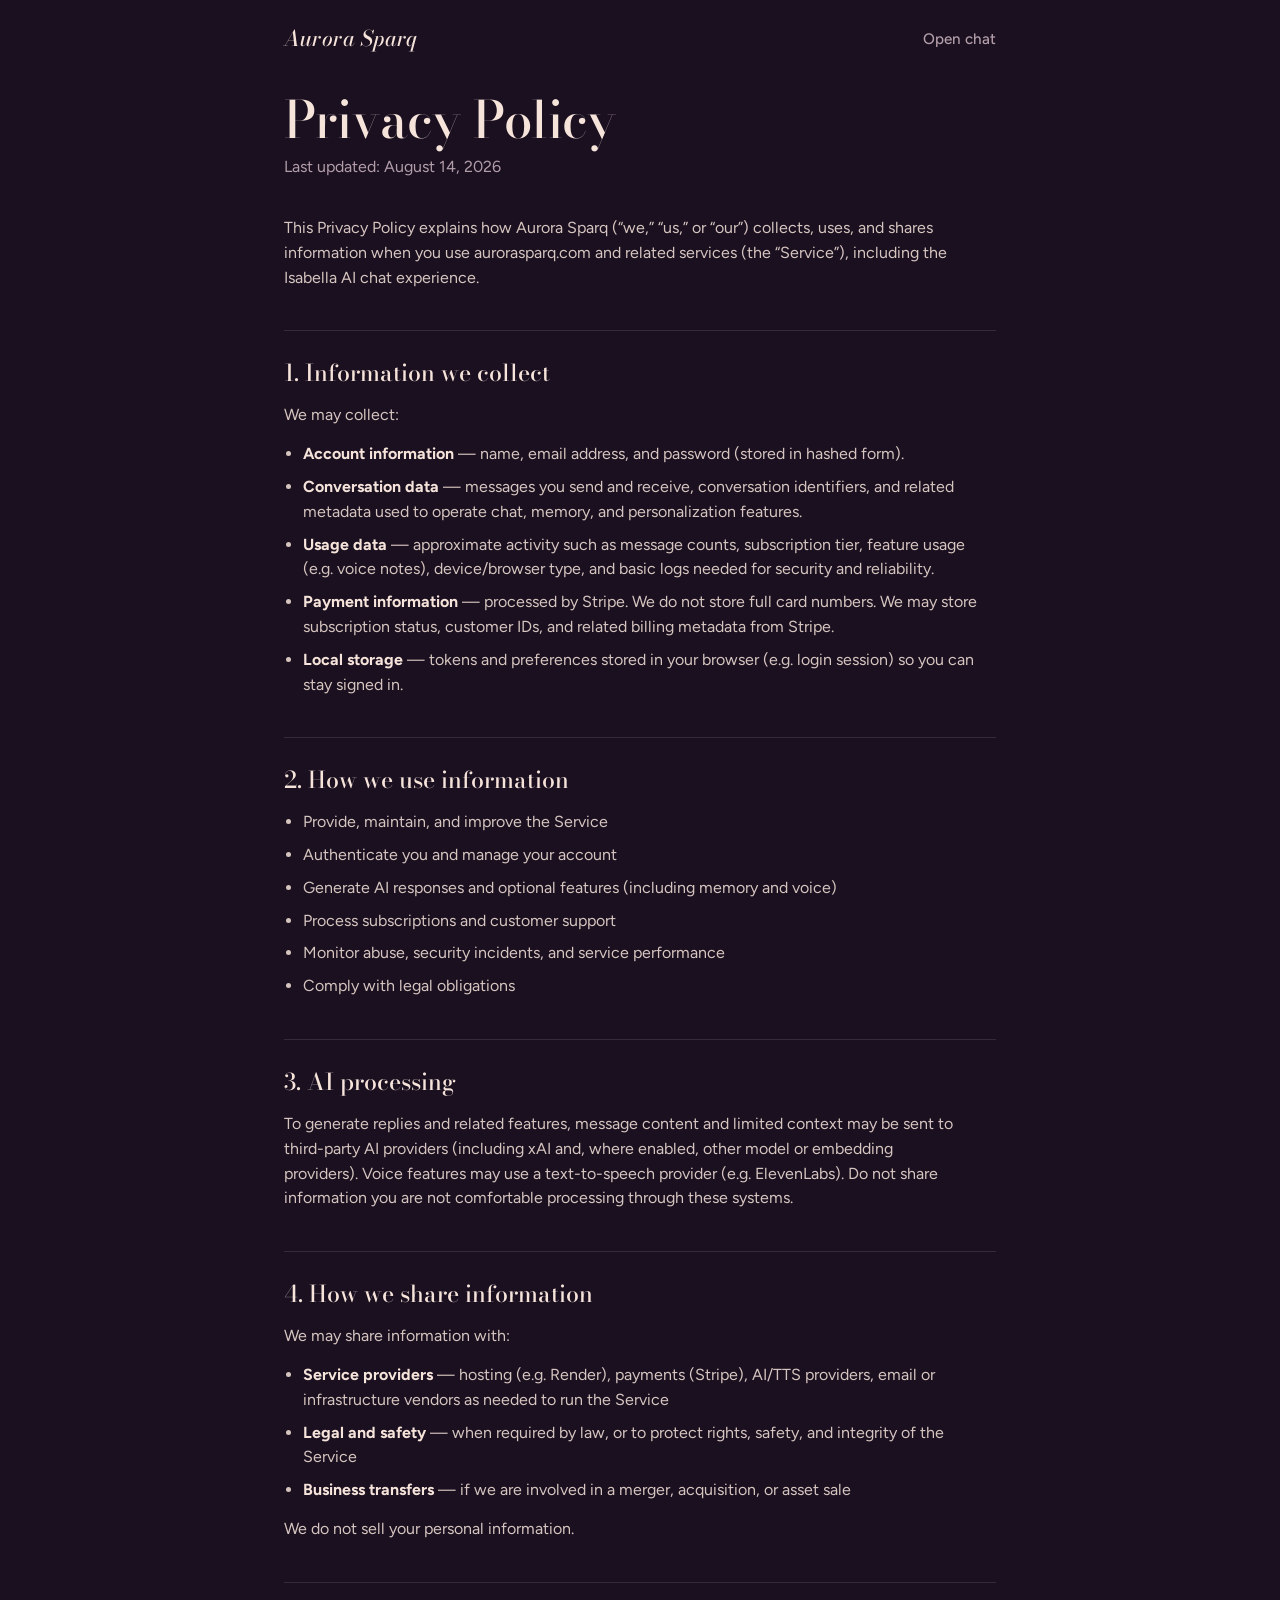
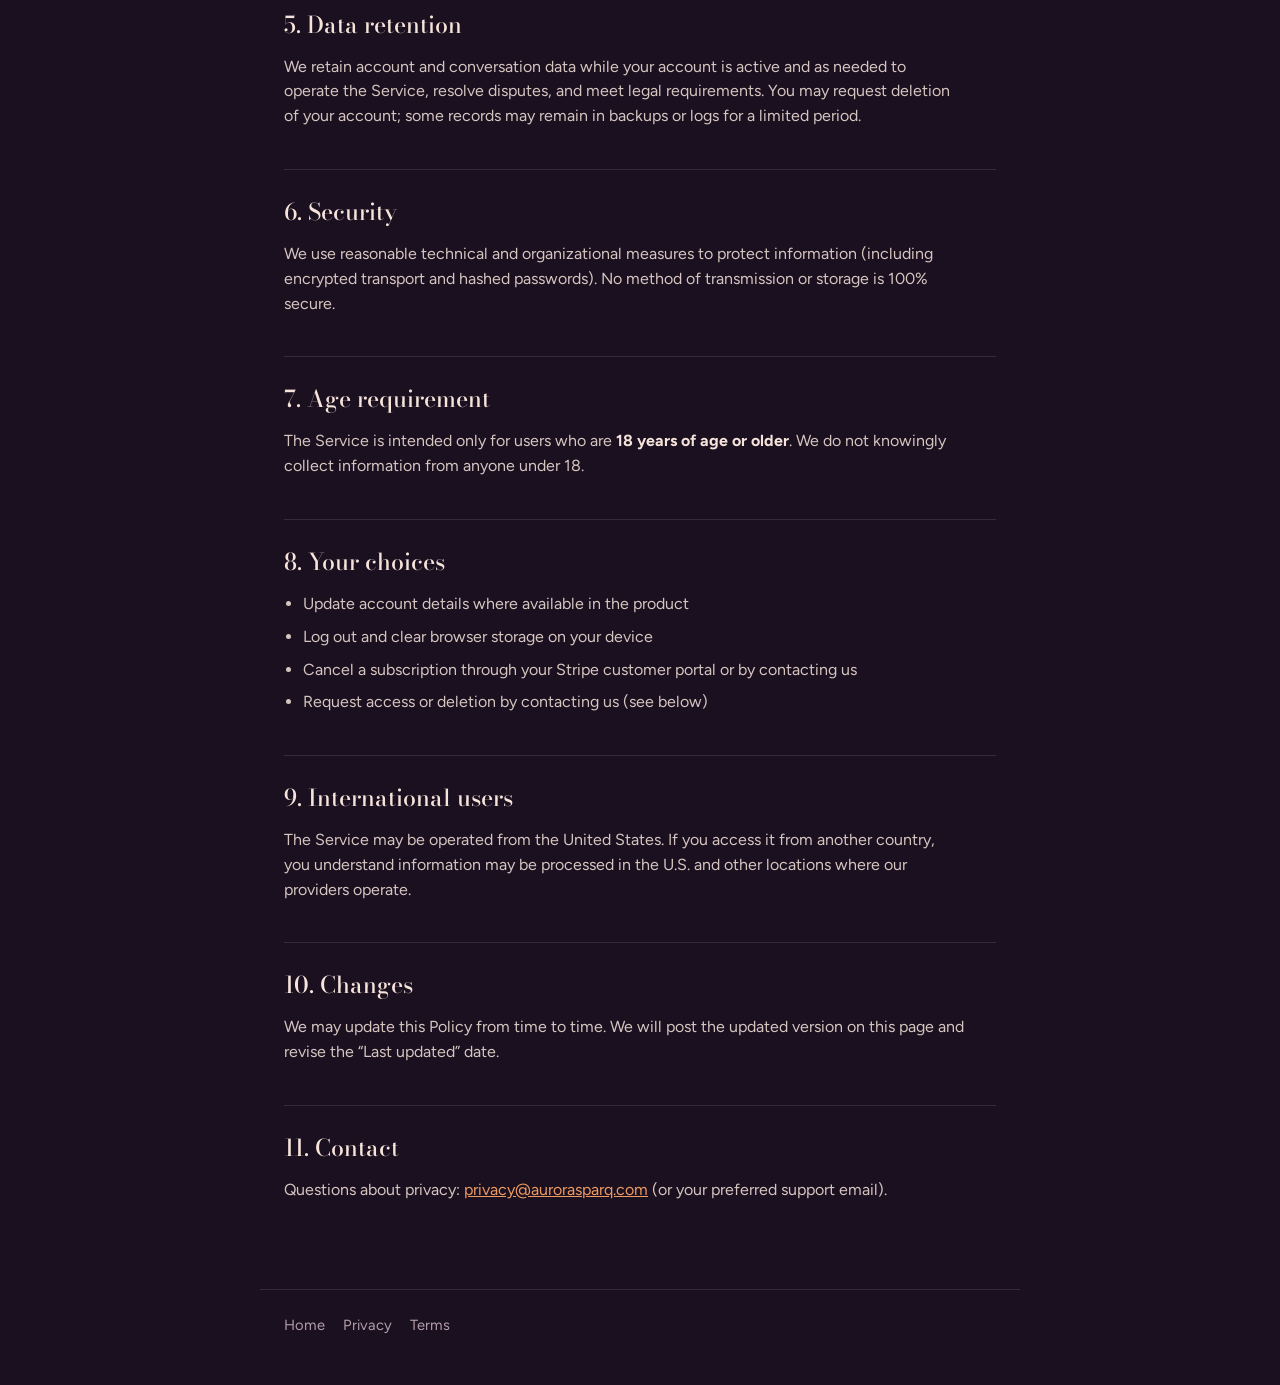
<file: static/privacy.html>
<!DOCTYPE html>
<html lang="en">
<head>
  <meta charset="UTF-8" />
  <meta name="viewport" content="width=device-width, initial-scale=1.0" />
  <title>Privacy Policy | Aurora Sparq</title>
  <meta name="theme-color" content="#1a1020" />
  <link rel="stylesheet" href="/static/css/base.css" />
  <link rel="stylesheet" href="/static/css/legal.css" />
</head>
<body>
  <nav class="legal-nav">
    <a class="wordmark" href="/">Aurora Sparq</a>
    <a class="btn-text" href="/chat">Open chat</a>
  </nav>

  <main class="legal">
    <article>
      <h1>Privacy Policy</h1>
      <p class="updated">Last updated: August 14, 2026</p>

      <p>
        This Privacy Policy explains how Aurora Sparq (“we,” “us,” or “our”) collects,
        uses, and shares information when you use aurorasparq.com and related services
        (the “Service”), including the Isabella AI chat experience.
      </p>

      <h2>1. Information we collect</h2>
      <p>We may collect:</p>
      <ul>
        <li><strong>Account information</strong> — name, email address, and password (stored in hashed form).</li>
        <li><strong>Conversation data</strong> — messages you send and receive, conversation identifiers, and related metadata used to operate chat, memory, and personalization features.</li>
        <li><strong>Usage data</strong> — approximate activity such as message counts, subscription tier, feature usage (e.g. voice notes), device/browser type, and basic logs needed for security and reliability.</li>
        <li><strong>Payment information</strong> — processed by Stripe. We do not store full card numbers. We may store subscription status, customer IDs, and related billing metadata from Stripe.</li>
        <li><strong>Local storage</strong> — tokens and preferences stored in your browser (e.g. login session) so you can stay signed in.</li>
      </ul>

      <h2>2. How we use information</h2>
      <ul>
        <li>Provide, maintain, and improve the Service</li>
        <li>Authenticate you and manage your account</li>
        <li>Generate AI responses and optional features (including memory and voice)</li>
        <li>Process subscriptions and customer support</li>
        <li>Monitor abuse, security incidents, and service performance</li>
        <li>Comply with legal obligations</li>
      </ul>

      <h2>3. AI processing</h2>
      <p>
        To generate replies and related features, message content and limited context may be
        sent to third-party AI providers (including xAI and, where enabled, other model or
        embedding providers). Voice features may use a text-to-speech provider (e.g. ElevenLabs).
        Do not share information you are not comfortable processing through these systems.
      </p>

      <h2>4. How we share information</h2>
      <p>We may share information with:</p>
      <ul>
        <li><strong>Service providers</strong> — hosting (e.g. Render), payments (Stripe), AI/TTS providers, email or infrastructure vendors as needed to run the Service</li>
        <li><strong>Legal and safety</strong> — when required by law, or to protect rights, safety, and integrity of the Service</li>
        <li><strong>Business transfers</strong> — if we are involved in a merger, acquisition, or asset sale</li>
      </ul>
      <p>We do not sell your personal information.</p>

      <h2>5. Data retention</h2>
      <p>
        We retain account and conversation data while your account is active and as needed
        to operate the Service, resolve disputes, and meet legal requirements. You may
        request deletion of your account; some records may remain in backups or logs for a
        limited period.
      </p>

      <h2>6. Security</h2>
      <p>
        We use reasonable technical and organizational measures to protect information
        (including encrypted transport and hashed passwords). No method of transmission or
        storage is 100% secure.
      </p>

      <h2>7. Age requirement</h2>
      <p>
        The Service is intended only for users who are <strong>18 years of age or older</strong>.
        We do not knowingly collect information from anyone under 18.
      </p>

      <h2>8. Your choices</h2>
      <ul>
        <li>Update account details where available in the product</li>
        <li>Log out and clear browser storage on your device</li>
        <li>Cancel a subscription through your Stripe customer portal or by contacting us</li>
        <li>Request access or deletion by contacting us (see below)</li>
      </ul>

      <h2>9. International users</h2>
      <p>
        The Service may be operated from the United States. If you access it from another
        country, you understand information may be processed in the U.S. and other locations
        where our providers operate.
      </p>

      <h2>10. Changes</h2>
      <p>
        We may update this Policy from time to time. We will post the updated version on
        this page and revise the “Last updated” date.
      </p>

      <h2>11. Contact</h2>
      <p>
        Questions about privacy:
        <a href="mailto:privacy@aurorasparq.com">privacy@aurorasparq.com</a>
        (or your preferred support email).
      </p>
    </article>
  </main>

  <footer class="legal-footer">
    <a href="/">Home</a>
    <a href="/privacy">Privacy</a>
    <a href="/terms">Terms</a>
  </footer>
</body>
</html>
</file>
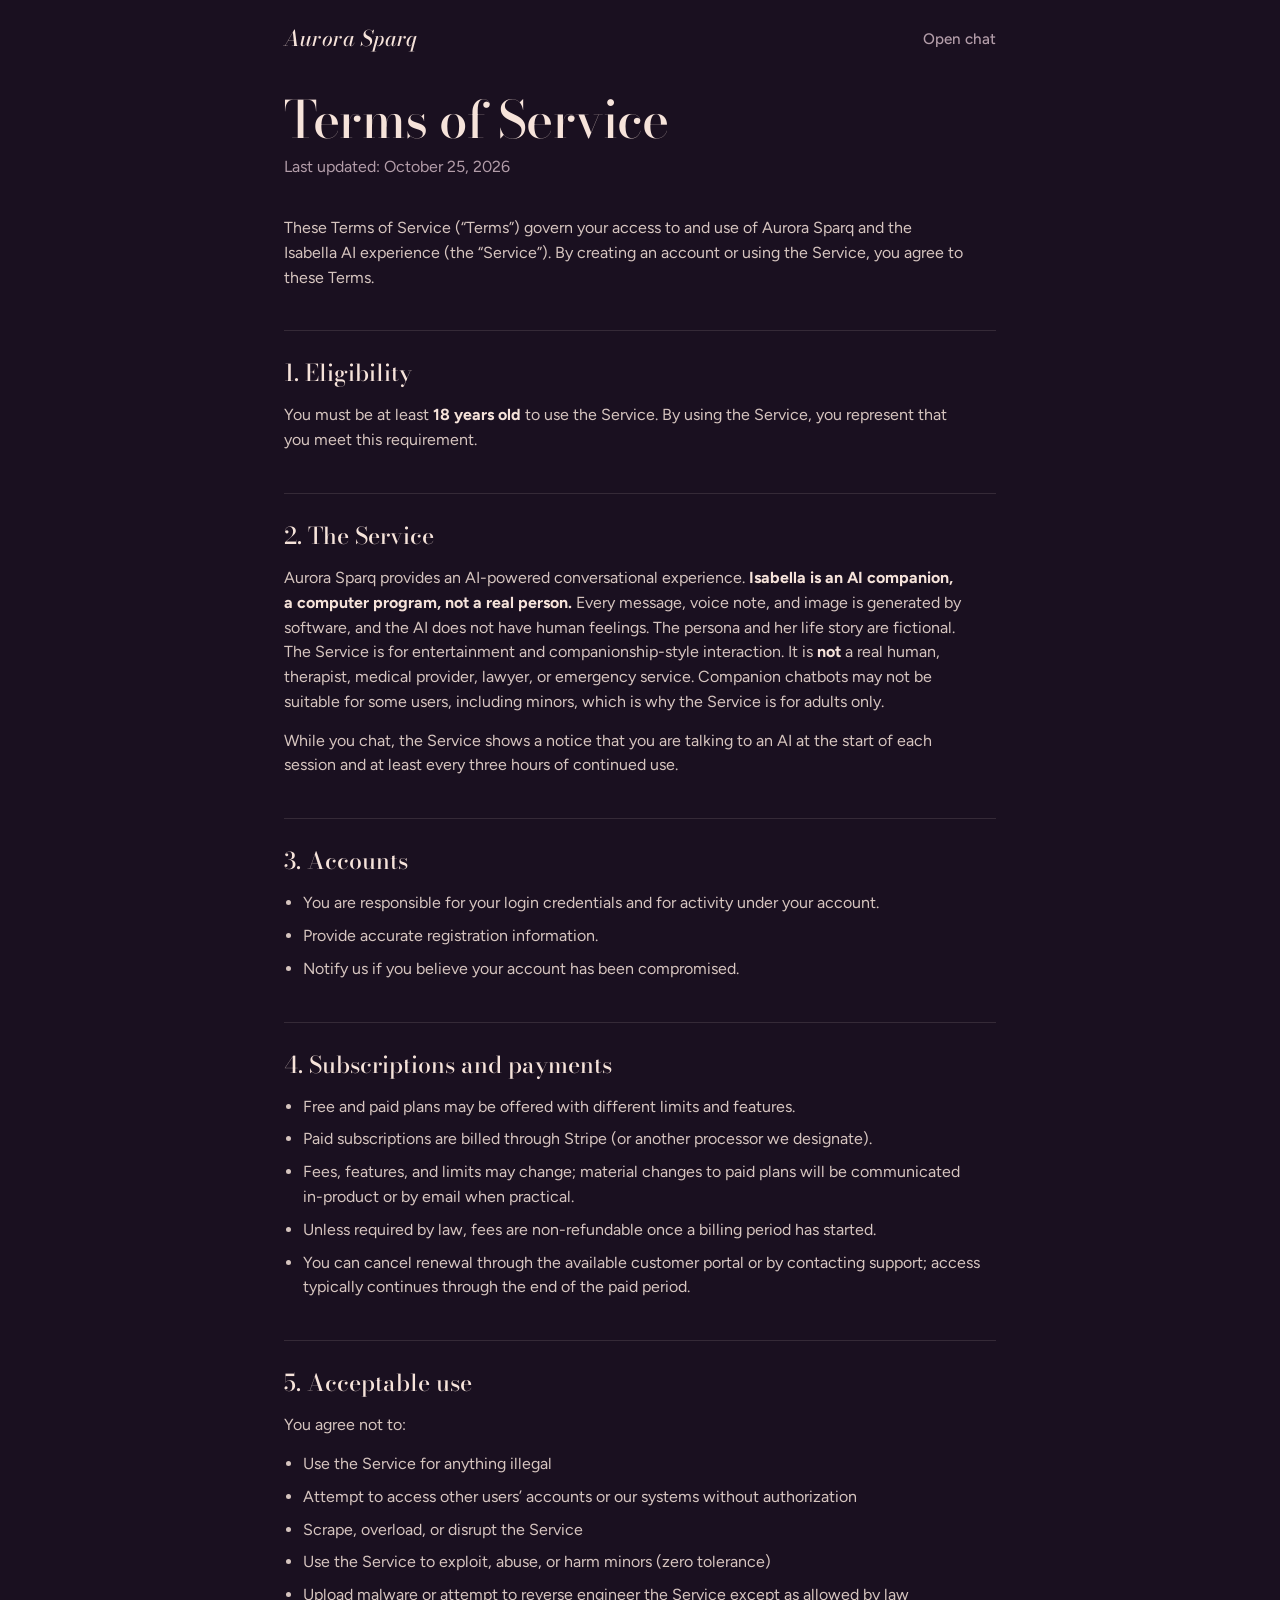
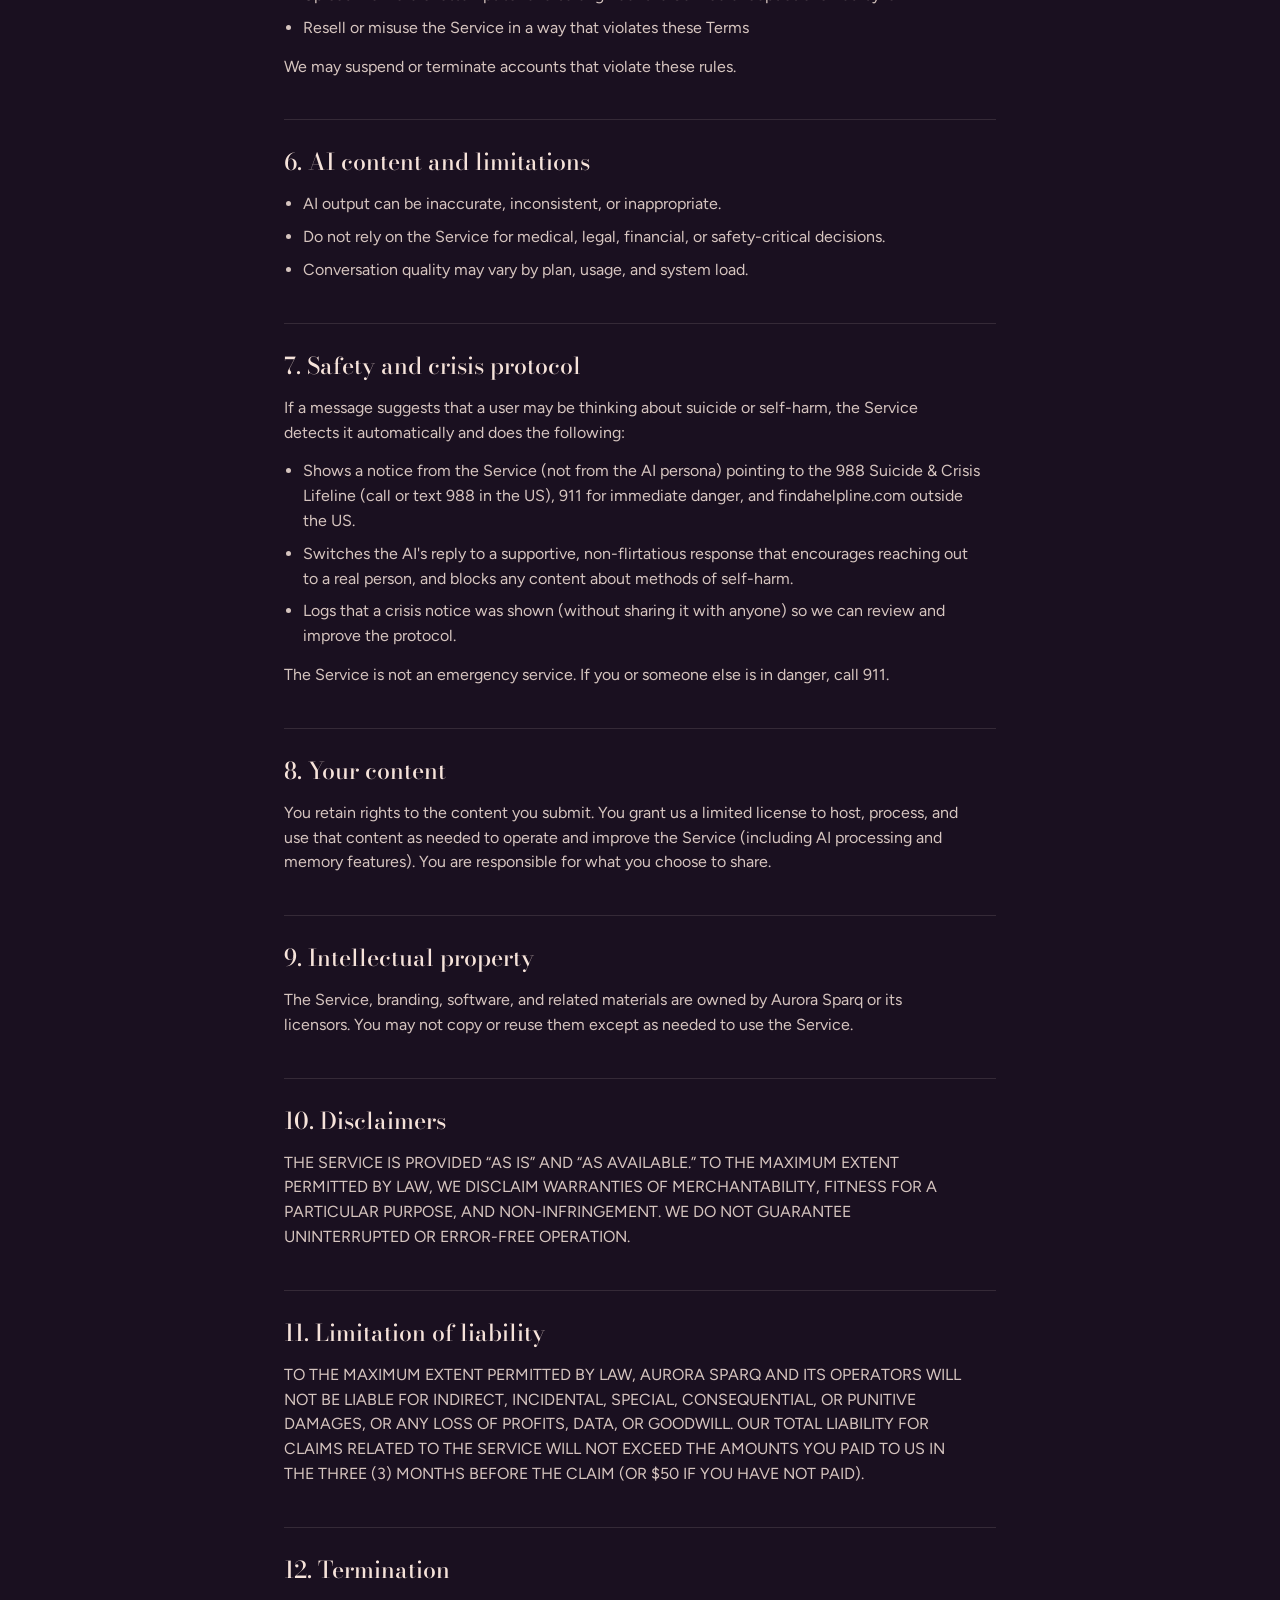
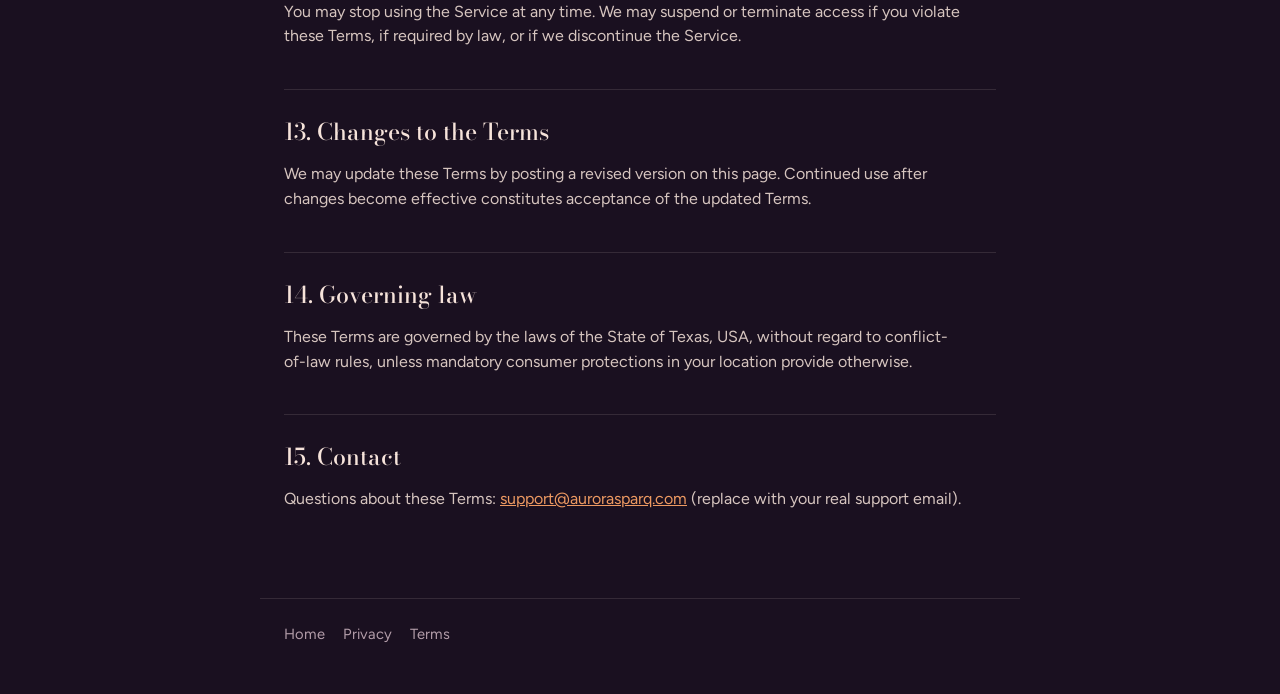
<file: static/terms.html>
<!DOCTYPE html>
<html lang="en">
<head>
  <meta charset="UTF-8" />
  <meta name="viewport" content="width=device-width, initial-scale=1.0" />
  <title>Terms of Service | Aurora Sparq</title>
  <meta name="theme-color" content="#1a1020" />
  <link rel="stylesheet" href="/static/css/base.css" />
  <link rel="stylesheet" href="/static/css/legal.css" />
</head>
<body>
  <nav class="legal-nav">
    <a class="wordmark" href="/">Aurora Sparq</a>
    <a class="btn-text" href="/chat">Open chat</a>
  </nav>

  <main class="legal">
    <article>
      <h1>Terms of Service</h1>
      <p class="updated">Last updated: October 25, 2026</p>

      <p>
        These Terms of Service (“Terms”) govern your access to and use of Aurora Sparq
        and the Isabella AI experience (the “Service”). By creating an account or using
        the Service, you agree to these Terms.
      </p>

      <h2>1. Eligibility</h2>
      <p>
        You must be at least <strong>18 years old</strong> to use the Service. By using
        the Service, you represent that you meet this requirement.
      </p>

      <h2>2. The Service</h2>
      <p>
        Aurora Sparq provides an AI-powered conversational experience.
        <strong>Isabella is an AI companion, a computer program, not a real person.</strong>
        Every message, voice note, and image is generated by software, and the AI does not
        have human feelings. The persona and her life story are fictional. The Service is for
        entertainment and companionship-style interaction. It is <strong>not</strong> a real human,
        therapist, medical provider, lawyer, or emergency service. Companion chatbots may not be
        suitable for some users, including minors, which is why the Service is for adults only.
      </p>
      <p>
        While you chat, the Service shows a notice that you are talking to an AI at the start of
        each session and at least every three hours of continued use.
      </p>

      <h2>3. Accounts</h2>
      <ul>
        <li>You are responsible for your login credentials and for activity under your account.</li>
        <li>Provide accurate registration information.</li>
        <li>Notify us if you believe your account has been compromised.</li>
      </ul>

      <h2>4. Subscriptions and payments</h2>
      <ul>
        <li>Free and paid plans may be offered with different limits and features.</li>
        <li>Paid subscriptions are billed through Stripe (or another processor we designate).</li>
        <li>Fees, features, and limits may change; material changes to paid plans will be communicated in-product or by email when practical.</li>
        <li>Unless required by law, fees are non-refundable once a billing period has started.</li>
        <li>You can cancel renewal through the available customer portal or by contacting support; access typically continues through the end of the paid period.</li>
      </ul>

      <h2>5. Acceptable use</h2>
      <p>You agree not to:</p>
      <ul>
        <li>Use the Service for anything illegal</li>
        <li>Attempt to access other users’ accounts or our systems without authorization</li>
        <li>Scrape, overload, or disrupt the Service</li>
        <li>Use the Service to exploit, abuse, or harm minors (zero tolerance)</li>
        <li>Upload malware or attempt to reverse engineer the Service except as allowed by law</li>
        <li>Resell or misuse the Service in a way that violates these Terms</li>
      </ul>
      <p>We may suspend or terminate accounts that violate these rules.</p>

      <h2>6. AI content and limitations</h2>
      <ul>
        <li>AI output can be inaccurate, inconsistent, or inappropriate.</li>
        <li>Do not rely on the Service for medical, legal, financial, or safety-critical decisions.</li>
        <li>Conversation quality may vary by plan, usage, and system load.</li>
      </ul>

      <h2>7. Safety and crisis protocol</h2>
      <p>
        If a message suggests that a user may be thinking about suicide or self-harm, the Service
        detects it automatically and does the following:
      </p>
      <ul>
        <li>Shows a notice from the Service (not from the AI persona) pointing to the 988 Suicide &amp; Crisis
          Lifeline (call or text 988 in the US), 911 for immediate danger, and findahelpline.com outside the US.</li>
        <li>Switches the AI's reply to a supportive, non-flirtatious response that encourages reaching out to
          a real person, and blocks any content about methods of self-harm.</li>
        <li>Logs that a crisis notice was shown (without sharing it with anyone) so we can review and improve
          the protocol.</li>
      </ul>
      <p>
        The Service is not an emergency service. If you or someone else is in danger, call 911.
      </p>

      <h2>8. Your content</h2>
      <p>
        You retain rights to the content you submit. You grant us a limited license to
        host, process, and use that content as needed to operate and improve the Service
        (including AI processing and memory features). You are responsible for what you choose to share.
      </p>

      <h2>9. Intellectual property</h2>
      <p>
        The Service, branding, software, and related materials are owned by Aurora Sparq
        or its licensors. You may not copy or reuse them except as needed to use the Service.
      </p>

      <h2>10. Disclaimers</h2>
      <p>
        THE SERVICE IS PROVIDED “AS IS” AND “AS AVAILABLE.” TO THE MAXIMUM EXTENT PERMITTED
        BY LAW, WE DISCLAIM WARRANTIES OF MERCHANTABILITY, FITNESS FOR A PARTICULAR PURPOSE,
        AND NON-INFRINGEMENT. WE DO NOT GUARANTEE UNINTERRUPTED OR ERROR-FREE OPERATION.
      </p>

      <h2>11. Limitation of liability</h2>
      <p>
        TO THE MAXIMUM EXTENT PERMITTED BY LAW, AURORA SPARQ AND ITS OPERATORS WILL NOT BE
        LIABLE FOR INDIRECT, INCIDENTAL, SPECIAL, CONSEQUENTIAL, OR PUNITIVE DAMAGES, OR ANY
        LOSS OF PROFITS, DATA, OR GOODWILL. OUR TOTAL LIABILITY FOR CLAIMS RELATED TO THE
        SERVICE WILL NOT EXCEED THE AMOUNTS YOU PAID TO US IN THE THREE (3) MONTHS BEFORE
        THE CLAIM (OR $50 IF YOU HAVE NOT PAID).
      </p>

      <h2>12. Termination</h2>
      <p>
        You may stop using the Service at any time. We may suspend or terminate access if
        you violate these Terms, if required by law, or if we discontinue the Service.
      </p>

      <h2>13. Changes to the Terms</h2>
      <p>
        We may update these Terms by posting a revised version on this page. Continued use
        after changes become effective constitutes acceptance of the updated Terms.
      </p>

      <h2>14. Governing law</h2>
      <p>
        These Terms are governed by the laws of the State of Texas, USA, without regard to
        conflict-of-law rules, unless mandatory consumer protections in your location provide otherwise.
      </p>

      <h2>15. Contact</h2>
      <p>
        Questions about these Terms:
        <a href="mailto:support@aurorasparq.com">support@aurorasparq.com</a>
        (replace with your real support email).
      </p>
    </article>
  </main>

  <footer class="legal-footer">
    <a href="/">Home</a>
    <a href="/privacy">Privacy</a>
    <a href="/terms">Terms</a>
  </footer>
</body>
</html>
</file>
<file: static/css/base.css>
/* Aurora Sparq — shared design tokens and base styles
   Late night in Queens: plum night, ember lamplight, blush skin tones.
   Display: Bodoni Moda (fashion print). UI and reading: Figtree. */

@font-face {
  font-family: "Bodoni Moda";
  font-style: normal;
  font-weight: 400 900;
  font-display: swap;
  src: url("/static/fonts/bodoni-moda-latin-opsz-normal.woff2") format("woff2");
}
@font-face {
  font-family: "Bodoni Moda";
  font-style: italic;
  font-weight: 400 900;
  font-display: swap;
  src: url("/static/fonts/bodoni-moda-latin-opsz-italic.woff2") format("woff2");
}
@font-face {
  font-family: "Figtree";
  font-style: normal;
  font-weight: 300 900;
  font-display: swap;
  src: url("/static/fonts/figtree-latin-wght-normal.woff2") format("woff2");
}

:root {
  --night: #1a1020;
  --velvet: #271a2e;
  --velvet-2: #33233b;
  --velvet-3: #40304a;
  --blush: #f6e3da;
  --smoke: #b39da9;
  --ember: #ee9a62;
  --ember-hover: #f4ad7c;
  --ember-ink: #2a140c;
  --rose: #e77d86;
  --line: rgba(246, 227, 218, 0.12);
  --line-strong: rgba(246, 227, 218, 0.22);
  --calm: #8fc4c0;

  --font-display: "Bodoni Moda", "Didot", "Bodoni 72", Georgia, serif;
  --font-ui: "Figtree", system-ui, -apple-system, "Segoe UI", Roboto, sans-serif;

  --r-bubble: 20px;
  --r-control: 999px;
  --r-panel: 18px;
  --r-photo: 4px;
}

*, *::before, *::after { box-sizing: border-box; }

html { -webkit-text-size-adjust: 100%; }

body {
  margin: 0;
  background: var(--night);
  color: var(--blush);
  font-family: var(--font-ui);
  font-size: 16px;
  line-height: 1.55;
  -webkit-font-smoothing: antialiased;
}

a { color: var(--ember); }
a:hover { color: var(--ember-hover); }

:focus-visible {
  outline: 2px solid var(--ember);
  outline-offset: 3px;
  border-radius: 6px;
}

img { max-width: 100%; display: block; }

.wordmark {
  font-family: var(--font-display);
  font-style: italic;
  font-weight: 500;
  font-size: 1.35rem;
  letter-spacing: 0.01em;
  color: var(--blush);
  text-decoration: none;
}
.wordmark:hover { color: var(--blush); }

/* Buttons */
.btn {
  display: inline-flex;
  align-items: center;
  justify-content: center;
  gap: 8px;
  min-height: 48px;
  padding: 0 26px;
  border: 0;
  border-radius: var(--r-control);
  font: 600 1rem/1 var(--font-ui);
  text-decoration: none;
  cursor: pointer;
  transition: background-color 0.15s ease, color 0.15s ease, border-color 0.15s ease;
}
.btn-primary { background: var(--ember); color: var(--ember-ink); }
.btn-primary:hover { background: var(--ember-hover); color: var(--ember-ink); }
.btn-quiet {
  background: transparent;
  color: var(--blush);
  border: 1px solid var(--line-strong);
}
.btn-quiet:hover { border-color: var(--blush); color: var(--blush); }
.btn-text {
  background: none;
  border: 0;
  padding: 0;
  min-height: 0;
  color: var(--smoke);
  font: 500 0.95rem var(--font-ui);
  cursor: pointer;
  text-decoration: none;
}
.btn-text:hover { color: var(--blush); }
.btn[disabled] { opacity: 0.45; cursor: not-allowed; }

@media (prefers-reduced-motion: reduce) {
  *, *::before, *::after {
    animation-duration: 0.01ms !important;
    animation-iteration-count: 1 !important;
    transition-duration: 0.01ms !important;
  }
}

[hidden] { display: none !important; }

.sr-only {
  position: absolute; width: 1px; height: 1px; padding: 0; margin: -1px;
  overflow: hidden; clip: rect(0, 0, 0, 0); white-space: nowrap; border: 0;
}
</file>
<file: static/css/legal.css>
/* Terms and privacy pages */
.legal-nav {
  max-width: 760px; margin: 0 auto; padding: 22px 24px;
  display: flex; align-items: center; justify-content: space-between;
}
.legal { max-width: 760px; margin: 0 auto; padding: 16px 24px 72px; }
.legal h1 {
  font-family: var(--font-display);
  font-weight: 500;
  font-size: clamp(2.2rem, 6vw, 3.2rem);
  line-height: 1.05;
  letter-spacing: -0.015em;
  margin: 0 0 8px;
}
.legal .updated { color: var(--smoke); margin: 0 0 36px; }
.legal h2 {
  font-family: var(--font-display);
  font-weight: 500;
  font-size: 1.45rem;
  margin: 40px 0 12px;
  padding-top: 24px;
  border-top: 1px solid var(--line);
}
.legal p, .legal li { color: rgba(246, 227, 218, 0.86); max-width: 68ch; }
.legal p { margin: 0 0 14px; }
.legal ul { padding-left: 1.2rem; margin: 0 0 14px; }
.legal li { margin-bottom: 8px; }
.legal strong { color: var(--blush); }
.legal-footer {
  max-width: 760px; margin: 0 auto; padding: 24px 24px 48px;
  border-top: 1px solid var(--line);
  display: flex; flex-wrap: wrap; gap: 18px;
  color: var(--smoke); font-size: 0.92rem;
}
.legal-footer a { color: var(--smoke); text-decoration: none; }
.legal-footer a:hover { color: var(--blush); }
@media (max-width: 480px) {
  .legal-nav, .legal, .legal-footer { padding-left: 16px; padding-right: 16px; }
}
</file>
